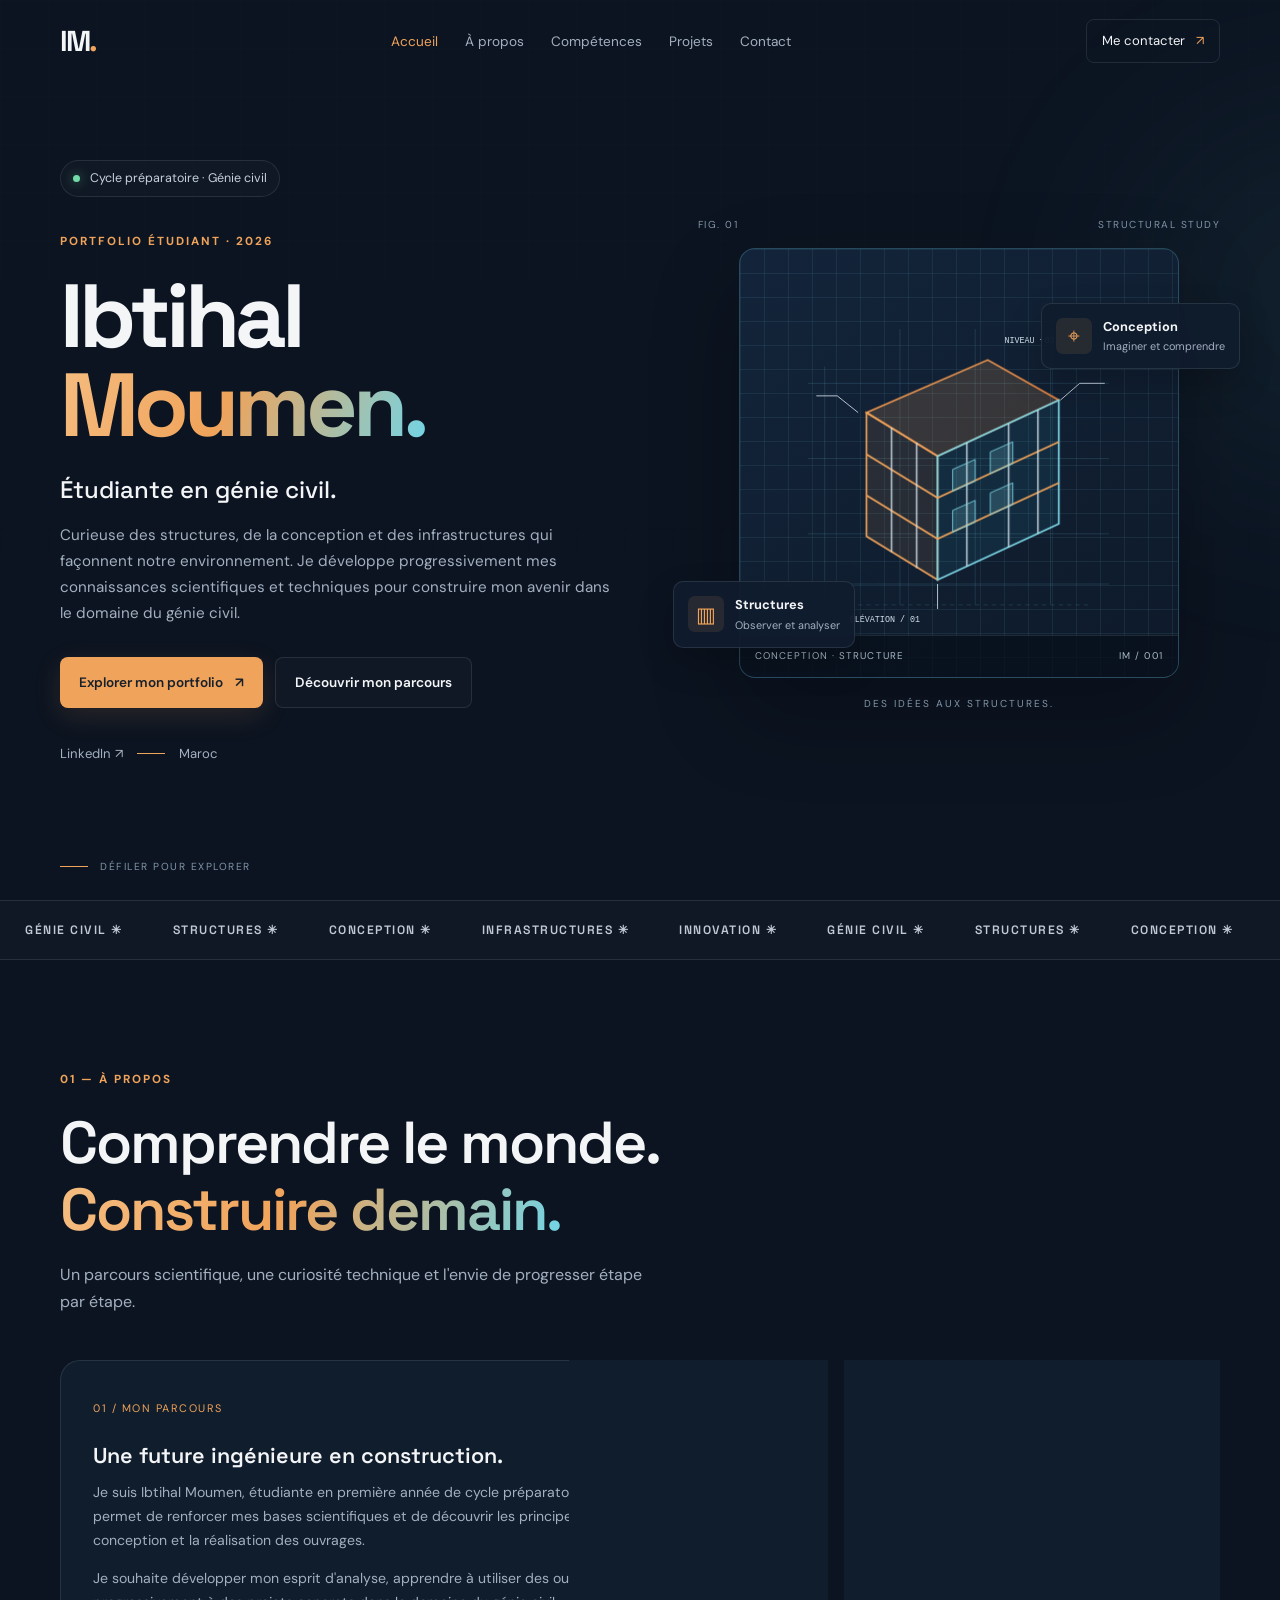
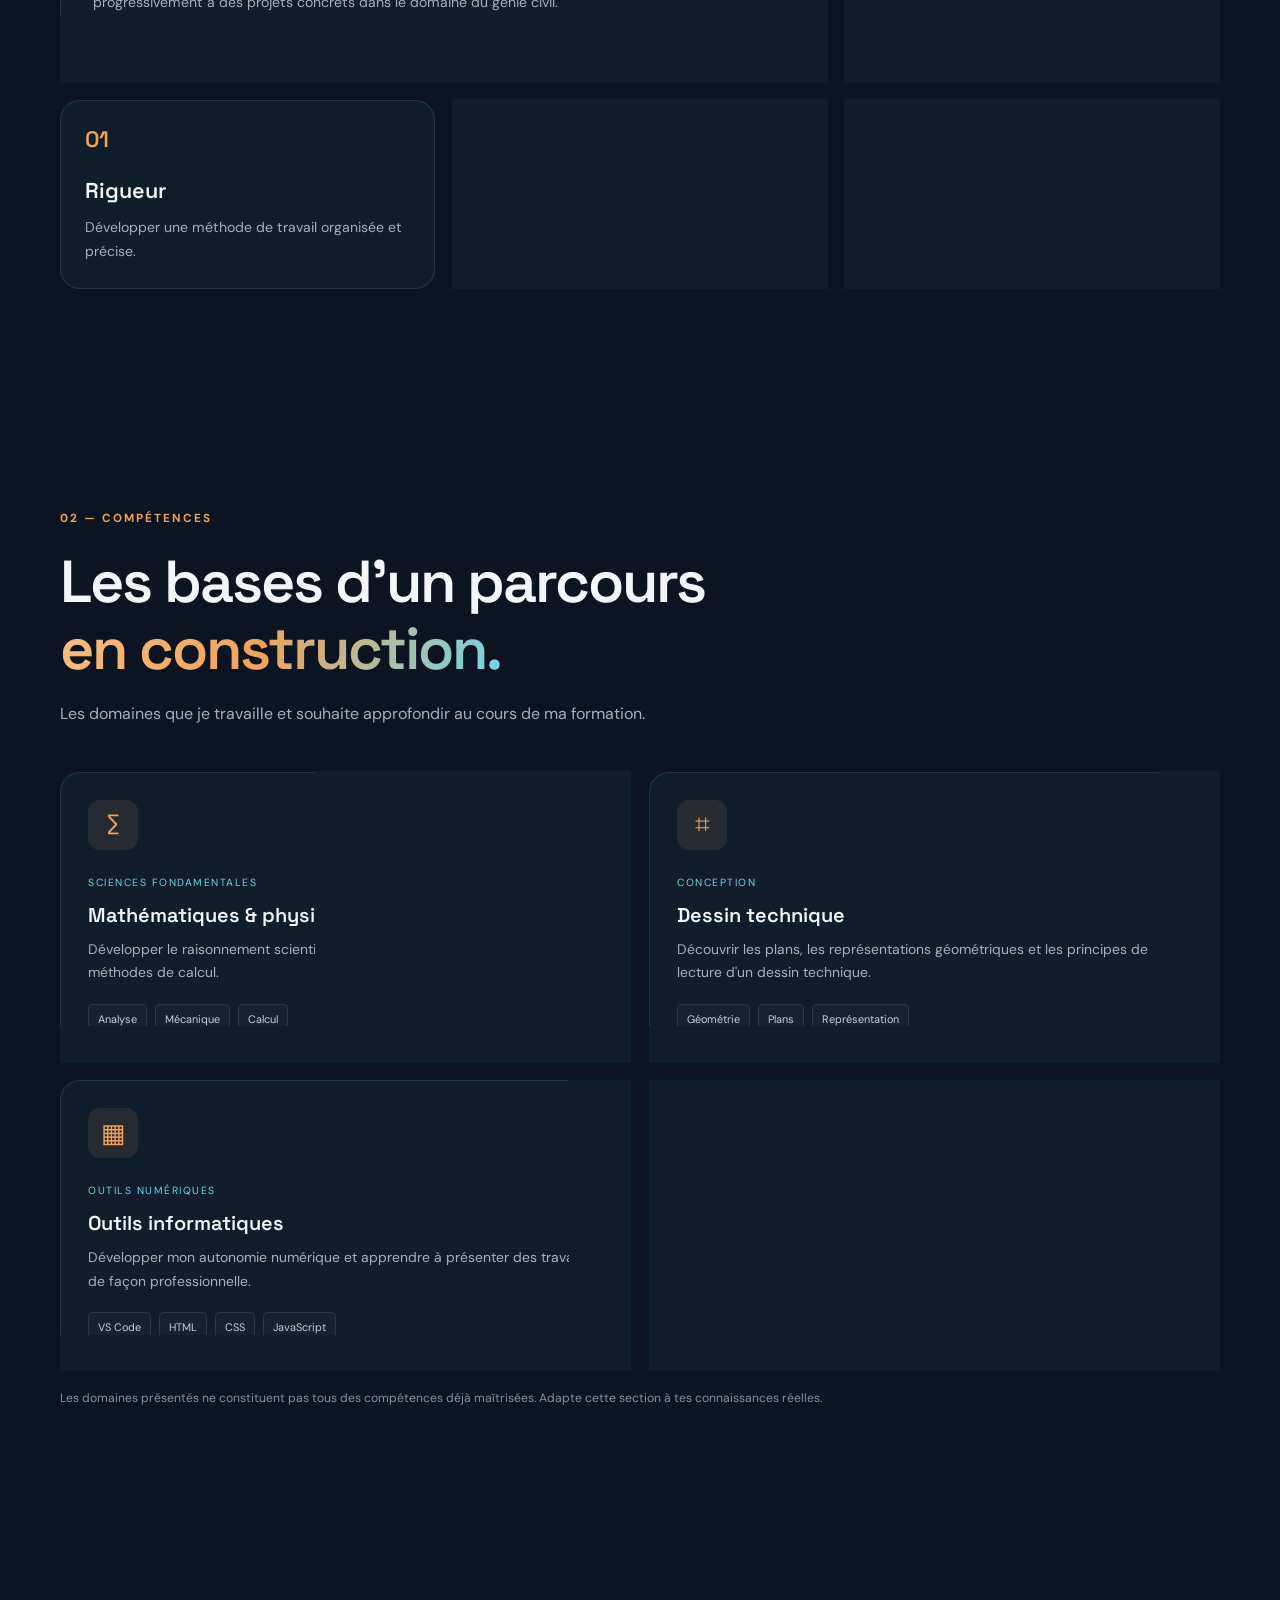
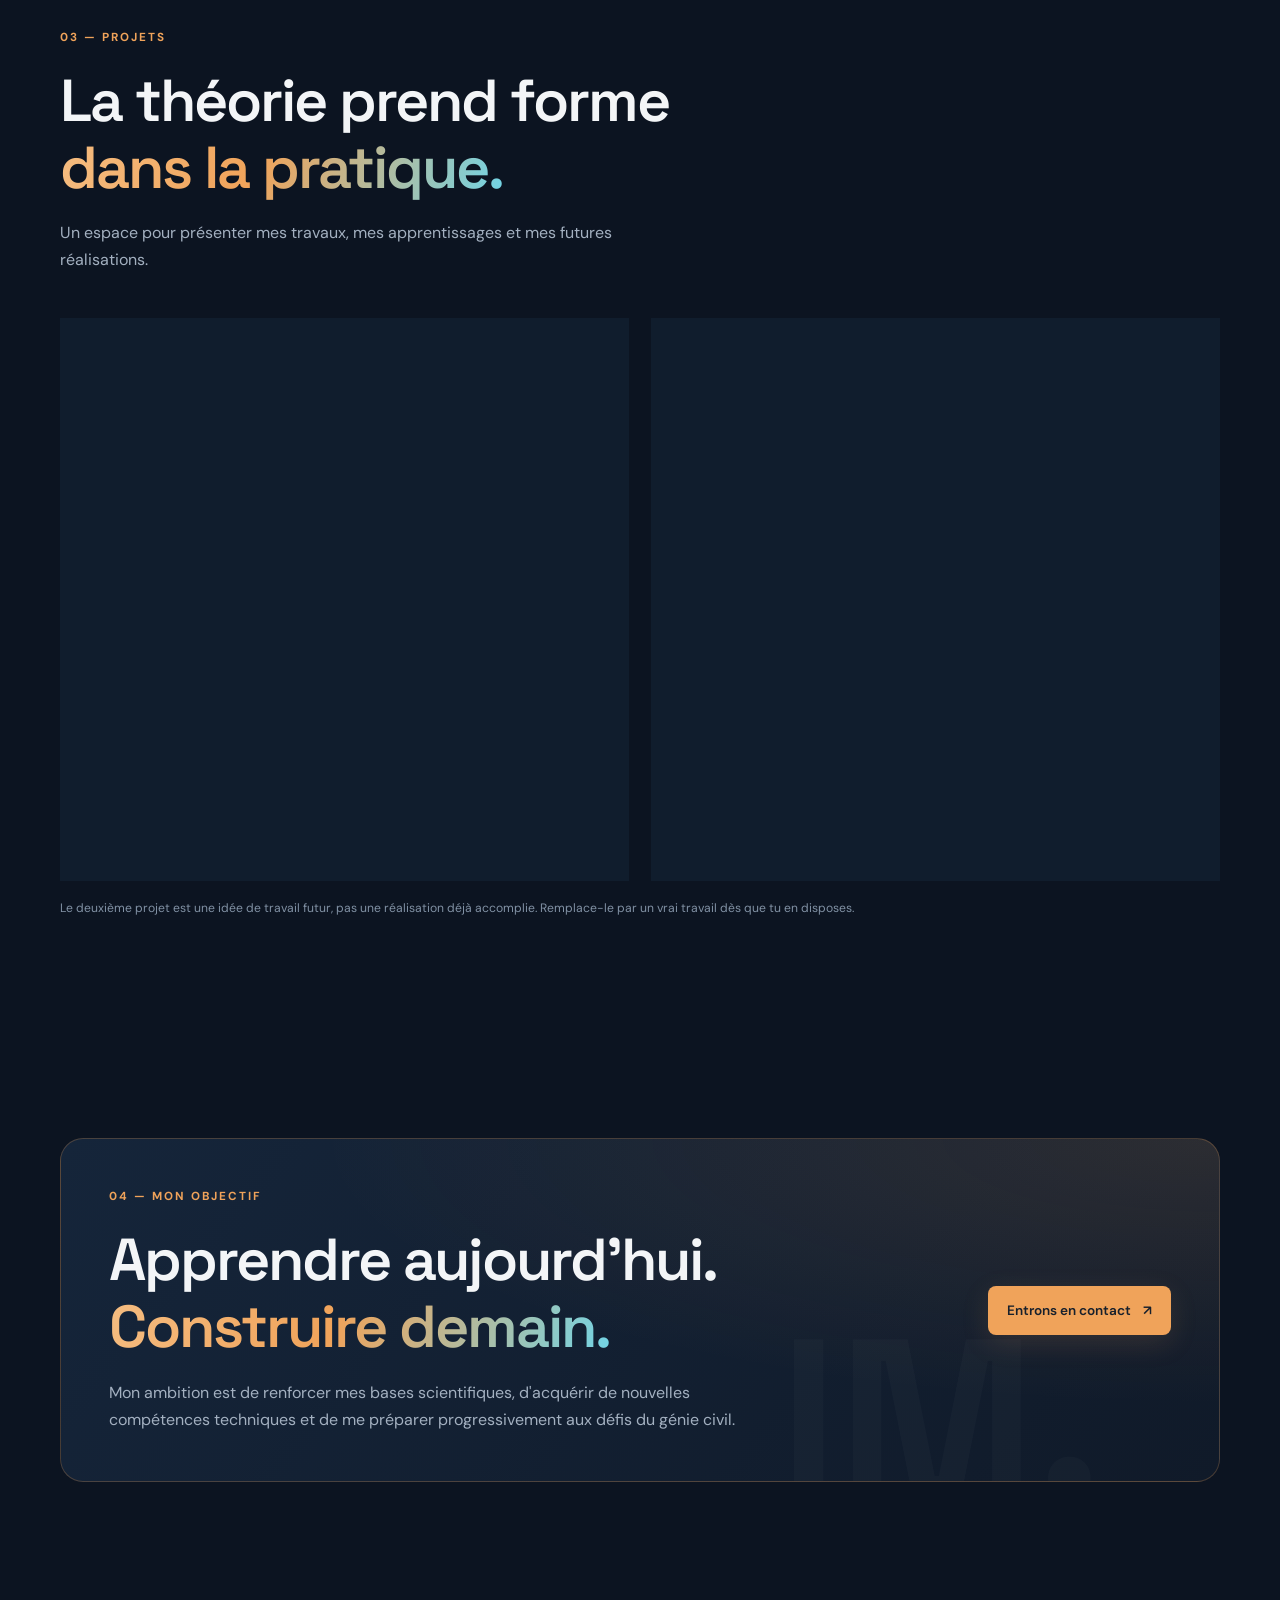
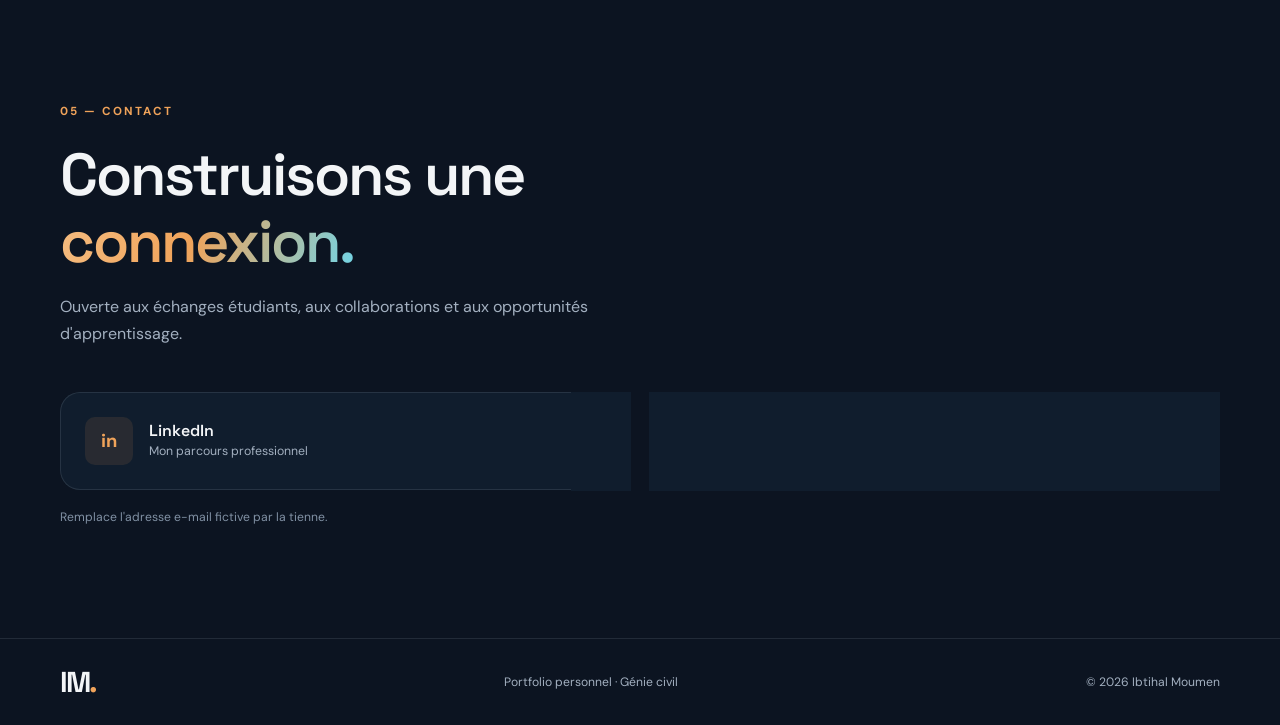
<file: index.html>
<!DOCTYPE html>
<html lang="fr">
<head>
    <meta charset="UTF-8">
    <meta name="viewport" content="width=device-width, initial-scale=1.0">
    <meta name="theme-color" content="#101b2b">
    <meta name="description" content="Portfolio d'Ibtihal Moumen, étudiante en cycle préparatoire en génie civil.">
    <title>Ibtihal Moumen | Génie civil</title>

    <link rel="preconnect" href="https://fonts.googleapis.com">
    <link rel="preconnect" href="https://fonts.gstatic.com" crossorigin>
    <link href="https://fonts.googleapis.com/css2?family=DM+Sans:wght@400;500;600;700&family=Space+Grotesk:wght@400;500;600;700&display=swap" rel="stylesheet">

    <link rel="stylesheet" href="style.css">
    <script src="script.js" defer></script>
</head>

<body>
    <div class="blueprint-bg" aria-hidden="true"></div>

    <header class="header" id="header">
        <nav class="navbar container" aria-label="Navigation principale">
            <a class="logo" href="#accueil">IM<span>.</span></a>

            <button class="menu-toggle" id="menu-toggle"
                    aria-label="Ouvrir le menu"
                    aria-controls="nav-links"
                    aria-expanded="false">
                <span></span><span></span>
            </button>

            <ul class="nav-links" id="nav-links">
                <li><a class="nav-link active" href="#accueil">Accueil</a></li>
                <li><a class="nav-link" href="#apropos">À propos</a></li>
                <li><a class="nav-link" href="#competences">Compétences</a></li>
                <li><a class="nav-link" href="#projets">Projets</a></li>
                <li><a class="nav-link" href="#contact">Contact</a></li>
            </ul>

            <a class="nav-button" href="#contact">Me contacter <span>↗</span></a>
        </nav>
    </header>

    <main>
        <!-- ACCUEIL -->
        <section class="hero container section" id="accueil">
            <div class="hero-content reveal">
                <div class="status">
                    <span class="status-dot"></span>
                    Cycle préparatoire · Génie civil
                </div>

                <p class="eyebrow">PORTFOLIO ÉTUDIANT · 2026</p>

                <h1>Ibtihal<br><span class="gradient-text">Moumen.</span></h1>

                <h2 class="hero-subtitle">
                    Étudiante en génie civil.
                </h2>

                <p class="hero-description">
                    Curieuse des structures, de la conception et des
                    infrastructures qui façonnent notre environnement.
                    Je développe progressivement mes connaissances
                    scientifiques et techniques pour construire mon avenir
                    dans le domaine du génie civil.
                </p>

                <div class="hero-actions">
                    <a href="#projets" class="btn btn-primary">
                        Explorer mon portfolio <span>↗</span>
                    </a>
                    <a href="#apropos" class="btn btn-outline">
                        Découvrir mon parcours
                    </a>
                </div>

                <div class="social-row">
                    <a href="https://www.linkedin.com/in/ibtihal-moumen-076900442/"
                       target="_blank" rel="noopener noreferrer">
                        LinkedIn ↗
                    </a>
                    <span class="social-line"></span>
                    <span>Maroc</span>
                </div>
            </div>

            <!-- Illustration technique réalisée en CSS -->
            <div class="hero-visual reveal">
                <div class="drawing-label label-top">
                    <span>FIG. 01</span>
                    <span>STRUCTURAL STUDY</span>
                </div>

                <div class="blueprint-card">
                    <div class="blueprint-grid"></div>

                    <svg class="building-svg" viewBox="0 0 420 430"
                         role="img"
                         aria-label="Illustration technique d'un bâtiment moderne">
                        <defs>
                            <linearGradient id="buildingGradient"
                                x1="0" y1="0" x2="1" y2="1">
                                <stop offset="0%" stop-color="#f0a35a"/>
                                <stop offset="100%" stop-color="#e77836"/>
                            </linearGradient>
                        </defs>

                        <!-- Axes de construction -->
                        <g class="construction-lines">
                            <path d="M30 360 H390 M50 100 V385 M140 55 V385 M230 55 V385 M320 55 V385"/>
                            <path d="M30 120 H390 M30 210 H390 M30 300 H390"/>
                            <path d="M50 385 L365 385" stroke-dasharray="5 5"/>
                        </g>

                        <!-- Bâtiment en perspective -->
                        <g class="building-shape">
                            <path d="M100 155 L245 92 L330 140 L185 207 Z"
                                  fill="#f0a35a" fill-opacity=".17"
                                  stroke="url(#buildingGradient)" stroke-width="2"/>

                            <path d="M100 155 L185 207 L185 355 L100 303 Z"
                                  fill="#f0a35a" fill-opacity=".10"
                                  stroke="#f0a35a" stroke-width="2"/>

                            <path d="M185 207 L330 140 L330 288 L185 355 Z"
                                  fill="#44c4dc" fill-opacity=".08"
                                  stroke="#7ed9e8" stroke-width="2"/>

                            <!-- Planchers -->
                            <path d="M100 205 L185 257 L330 190
                                     M100 254 L185 306 L330 239"
                                  fill="none" stroke="#f0a35a" stroke-width="2"/>

                            <!-- Poteaux -->
                            <path d="M130 173 V322 M160 191 V341
                                     M220 191 V339 M270 168 V316
                                     M305 152 V300"
                                  fill="none" stroke="#d4e5ee"
                                  stroke-width="2" stroke-opacity=".8"/>

                            <!-- Ouvertures -->
                            <g fill="#7ed9e8" fill-opacity=".18"
                               stroke="#7ed9e8" stroke-width="1">
                                <path d="M203 223 L230 211 V237 L203 249 Z"/>
                                <path d="M248 202 L275 190 V216 L248 228 Z"/>
                                <path d="M203 272 L230 260 V286 L203 298 Z"/>
                                <path d="M248 251 L275 239 V265 L248 277 Z"/>
                            </g>
                        </g>

                        <!-- Cotations -->
                        <g fill="#d5e3ee" font-size="10"
                           font-family="monospace">
                            <text x="80" y="405">ÉLÉVATION / 01</text>
                            <text x="265" y="72">NIVEAU +03</text>
                        </g>

                        <g stroke="#d5e3ee" stroke-width="1" fill="none">
                            <path d="M90 155 L65 135 H40"/>
                            <path d="M332 140 L355 120 H385"/>
                            <path d="M185 360 V390"/>
                        </g>
                    </svg>

                    <div class="blueprint-footer">
                        <span>CONCEPTION · STRUCTURE</span>
                        <span>IM / 001</span>
                    </div>
                </div>

                <div class="floating-note note-one">
                    <span class="note-icon">⌖</span>
                    <div>
                        <strong>Conception</strong>
                        <small>Imaginer et comprendre</small>
                    </div>
                </div>

                <div class="floating-note note-two">
                    <span class="note-icon">▥</span>
                    <div>
                        <strong>Structures</strong>
                        <small>Observer et analyser</small>
                    </div>
                </div>

                <p class="visual-caption">DES IDÉES AUX STRUCTURES.</p>
            </div>

            <a href="#apropos" class="scroll-cue">
                <span class="scroll-line"></span>
                DÉFILER POUR EXPLORER
            </a>
        </section>

        <!-- BANDEAU -->
        <div class="ticker" aria-label="Domaines d'intérêt">
            <div class="ticker-track">
                <span>GÉNIE CIVIL ✳</span>
                <span>STRUCTURES ✳</span>
                <span>CONCEPTION ✳</span>
                <span>INFRASTRUCTURES ✳</span>
                <span>INNOVATION ✳</span>
                <span>GÉNIE CIVIL ✳</span>
                <span>STRUCTURES ✳</span>
                <span>CONCEPTION ✳</span>
                <span>INFRASTRUCTURES ✳</span>
                <span>INNOVATION ✳</span>
            </div>
        </div>

        <!-- À PROPOS -->
        <section class="section container" id="apropos">
            <div class="section-heading reveal">
                <p class="eyebrow">01 — À PROPOS</p>
                <h2>Comprendre le monde.<br>
                    <span class="gradient-text">Construire demain.</span>
                </h2>
                <p class="section-intro">
                    Un parcours scientifique, une curiosité technique
                    et l'envie de progresser étape par étape.
                </p>
            </div>

            <div class="about-grid">
                <article class="glass-card about-main reveal">
                    <span class="card-index">01 / MON PARCOURS</span>
                    <h3>Une future ingénieure en construction.</h3>

                    <p>
                        Je suis Ibtihal Moumen, étudiante en première année
                        de cycle préparatoire en génie civil.
                        Mon parcours me permet de renforcer mes bases
                        scientifiques et de découvrir les principes qui
                        interviennent dans la conception et la réalisation
                        des ouvrages.
                    </p>

                    <p>
                        Je souhaite développer mon esprit d'analyse,
                        apprendre à utiliser des outils techniques et
                        participer progressivement à des projets concrets
                        dans le domaine du génie civil.
                    </p>
                </article>

                <article class="glass-card about-side reveal">
                    <span class="card-index">02 / MA VISION</span>
                    <div class="big-symbol">⌁</div>
                    <h3>Construire avec sens.</h3>
                    <p>
                        Derrière chaque ouvrage, il y a un besoin,
                        une réflexion, des calculs et des choix techniques.
                        C'est cette démarche qui m'intéresse.
                    </p>
                </article>

                <article class="glass-card value-card reveal">
                    <span class="value-number">01</span>
                    <h3>Rigueur</h3>
                    <p>Développer une méthode de travail organisée et précise.</p>
                </article>

                <article class="glass-card value-card reveal">
                    <span class="value-number">02</span>
                    <h3>Curiosité</h3>
                    <p>Comprendre comment les ouvrages sont conçus et réalisés.</p>
                </article>

                <article class="glass-card value-card reveal">
                    <span class="value-number">03</span>
                    <h3>Progression</h3>
                    <p>Apprendre continuellement et transformer la théorie en pratique.</p>
                </article>
            </div>
        </section>

        <!-- COMPÉTENCES -->
        <section class="section container" id="competences">
            <div class="section-heading reveal">
                <p class="eyebrow">02 — COMPÉTENCES</p>
                <h2>Les bases d'un parcours<br>
                    <span class="gradient-text">en construction.</span>
                </h2>
                <p class="section-intro">
                    Les domaines que je travaille et souhaite approfondir
                    au cours de ma formation.
                </p>
            </div>

            <div class="skills-grid">
                <article class="glass-card skill-card reveal">
                    <div class="skill-top">
                        <span class="skill-icon">∑</span>
                        <span class="skill-number">01</span>
                    </div>
                    <p class="skill-label">SCIENCES FONDAMENTALES</p>
                    <h3>Mathématiques & physique</h3>
                    <p>
                        Développer le raisonnement scientifique,
                        la résolution de problèmes et les méthodes de calcul.
                    </p>
                    <div class="tags">
                        <span>Analyse</span>
                        <span>Mécanique</span>
                        <span>Calcul</span>
                    </div>
                </article>

                <article class="glass-card skill-card reveal">
                    <div class="skill-top">
                        <span class="skill-icon">⌗</span>
                        <span class="skill-number">02</span>
                    </div>
                    <p class="skill-label">CONCEPTION</p>
                    <h3>Dessin technique</h3>
                    <p>
                        Découvrir les plans, les représentations géométriques
                        et les principes de lecture d'un dessin technique.
                    </p>
                    <div class="tags">
                        <span>Géométrie</span>
                        <span>Plans</span>
                        <span>Représentation</span>
                    </div>
                </article>

                <article class="glass-card skill-card reveal">
                    <div class="skill-top">
                        <span class="skill-icon">▦</span>
                        <span class="skill-number">03</span>
                    </div>
                    <p class="skill-label">OUTILS NUMÉRIQUES</p>
                    <h3>Outils informatiques</h3>
                    <p>
                        Développer mon autonomie numérique et apprendre
                        à présenter des travaux de façon professionnelle.
                    </p>
                    <div class="tags">
                        <span>VS Code</span>
                        <span>HTML</span>
                        <span>CSS</span>
                        <span>JavaScript</span>
                    </div>
                </article>

                <article class="glass-card skill-card reveal">
                    <div class="skill-top">
                        <span class="skill-icon">⌂</span>
                        <span class="skill-number">04</span>
                    </div>
                    <p class="skill-label">GÉNIE CIVIL</p>
                    <h3>Structures & infrastructures</h3>
                    <p>
                        Explorer le comportement des structures,
                        les matériaux de construction et les étapes
                        de réalisation des ouvrages.
                    </p>
                    <div class="tags">
                        <span>Structures</span>
                        <span>Matériaux</span>
                        <span>Construction</span>
                    </div>
                </article>
            </div>

            <p class="disclaimer">
                Les domaines présentés ne constituent pas tous des compétences
                déjà maîtrisées. Adapte cette section à tes connaissances réelles.
            </p>
        </section>

        <!-- PROJETS -->
        <section class="section container" id="projets">
            <div class="section-heading reveal">
                <p class="eyebrow">03 — PROJETS</p>
                <h2>La théorie prend forme<br>
                    <span class="gradient-text">dans la pratique.</span>
                </h2>
                <p class="section-intro">
                    Un espace pour présenter mes travaux, mes apprentissages
                    et mes futures réalisations.
                </p>
            </div>

            <div class="projects-grid">
                <article class="glass-card project-card reveal">
                    <div class="project-art art-blueprint">
                        <span class="art-kicker">PERSONAL PROJECT / 001</span>
                        <div class="mini-plan">
                            <div class="plan-room room-a"></div>
                            <div class="plan-room room-b"></div>
                            <div class="plan-room room-c"></div>
                            <div class="plan-room room-d"></div>
                            <span class="plan-label">PLAN / A-01</span>
                        </div>
                        <span class="art-index">01</span>
                    </div>

                    <div class="project-content">
                        <div class="project-meta">
                            <span>PROJET PERSONNEL</span>
                            <span>2026</span>
                        </div>
                        <h3>Mon portfolio numérique</h3>
                        <p>
                            Conception d'un site web personnel pour présenter
                            mon parcours, organiser mes travaux et développer
                            mes compétences numériques.
                        </p>
                        <div class="tags">
                            <span>HTML</span>
                            <span>CSS</span>
                            <span>JavaScript</span>
                        </div>
                        <a class="project-link" href="#contact">
                            Découvrir mon parcours <span>↗</span>
                        </a>
                    </div>
                </article>

                <article class="glass-card project-card reveal">
                    <div class="project-art art-structure">
                        <span class="art-kicker">CIVIL ENGINEERING / 002</span>
                        <svg class="structure-svg" viewBox="0 0 360 240"
                             role="img" aria-label="Schéma conceptuel d'une structure">
                            <g stroke="#f2a05a" stroke-width="3" fill="none">
                                <path d="M65 195 V45 H295 V195"/>
                                <path d="M65 95 H295 M65 145 H295"/>
                                <path d="M105 45 V195 M180 45 V195 M255 45 V195"/>
                                <path d="M65 45 L180 12 L295 45"/>
                            </g>
                            <g stroke="#70d5e8" stroke-width="1" fill="none"
                               stroke-dasharray="5 5">
                                <path d="M35 195 H325 M180 12 V220"/>
                                <path d="M50 45 H310"/>
                            </g>
                            <g fill="#dce7ef" font-size="10">
                                <text x="72" y="215">SCHEMATIC STUDY</text>
                                <text x="225" y="30">AXIS A</text>
                            </g>
                        </svg>
                        <span class="art-index">02</span>
                    </div>

                    <div class="project-content">
                        <div class="project-meta">
                            <span>EXEMPLE DE PROJET À RÉALISER</span>
                            <span>À VENIR</span>
                        </div>
                        <h3>Étude d'une structure simple</h3>
                        <p>
                            Une future étude pédagogique pour représenter
                            une structure, identifier ses éléments porteurs
                            et expliquer leur fonction à partir de notions
                            étudiées en cours.
                        </p>
                        <div class="tags">
                            <span>Dessin technique</span>
                            <span>Structures</span>
                            <span>Analyse</span>
                        </div>
                        <span class="project-link muted">
                            Projet à développer
                        </span>
                    </div>
                </article>
            </div>

            <p class="disclaimer">
                Le deuxième projet est une idée de travail futur, pas une
                réalisation déjà accomplie. Remplace-le par un vrai travail
                dès que tu en disposes.
            </p>
        </section>

        <!-- OBJECTIF -->
        <section class="section container">
            <div class="vision-card reveal">
                <div class="vision-content">
                    <p class="eyebrow">04 — MON OBJECTIF</p>
                    <h2>Apprendre aujourd'hui.<br>
                        <span class="gradient-text">Construire demain.</span>
                    </h2>
                    <p>
                        Mon ambition est de renforcer mes bases scientifiques,
                        d'acquérir de nouvelles compétences techniques et
                        de me préparer progressivement aux défis du génie civil.
                    </p>
                </div>
                <a href="#contact" class="btn btn-primary">
                    Entrons en contact <span>↗</span>
                </a>
                <span class="vision-watermark">IM.</span>
            </div>
        </section>

        <!-- CONTACT -->
        <section class="section container" id="contact">
            <div class="section-heading reveal">
                <p class="eyebrow">05 — CONTACT</p>
                <h2>Construisons une<br>
                    <span class="gradient-text">connexion.</span>
                </h2>
                <p class="section-intro">
                    Ouverte aux échanges étudiants, aux collaborations
                    et aux opportunités d'apprentissage.
                </p>
            </div>

            <div class="contact-grid">
                <a class="glass-card contact-card reveal"
                   href="https://www.linkedin.com/in/ibtihal-moumen-076900442/"
                   target="_blank" rel="noopener noreferrer">
                    <span class="contact-icon">in</span>
                    <span class="contact-info">
                        <strong>LinkedIn</strong>
                        <small>Mon parcours professionnel</small>
                    </span>
                    <span class="contact-arrow">↗</span>
                </a>

                <a class="glass-card contact-card reveal"
                   href="mailto:VOTRE-EMAIL@example.com">
                    <span class="contact-icon">✉</span>
                    <span class="contact-info">
                        <strong>E-mail</strong>
                        <small>Me contacter directement</small>
                    </span>
                    <span class="contact-arrow">↗</span>
                </a>
            </div>
            <p class="disclaimer">Remplace l'adresse e-mail fictive par la tienne.</p>
        </section>
    </main>

    <footer class="footer">
        <div class="container footer-inner">
            <a href="#accueil" class="logo">IM<span>.</span></a>
            <p>Portfolio personnel · Génie civil</p>
            <p>© <span id="year"></span> Ibtihal Moumen</p>
        </div>
    </footer>

    <button class="back-to-top" id="back-to-top"
            aria-label="Retour en haut">↑</button>
</body>
</html>
</file>
<file: style.css>
/* ===================================
   IBTIHAL MOUMEN — CIVIL ENGINEERING
=================================== */

:root {
    --bg: #0c1421;
    --bg-light: #111e2f;
    --card: rgba(19, 32, 49, 0.78);
    --text: #f3f5f7;
    --muted: #a3b0c0;
    --orange: #f0a35a;
    --cyan: #70d5e8;
    --border: rgba(219, 231, 241, 0.11);
    --container: 1160px;
    --radius: 20px;
}

* {
    margin: 0;
    padding: 0;
    box-sizing: border-box;
}

html {
    scroll-behavior: smooth;
    scroll-padding-top: 95px;
}

body {
    background: var(--bg);
    color: var(--text);
    font-family: "DM Sans", sans-serif;
    line-height: 1.7;
    overflow-x: hidden;
}

a {
    color: inherit;
    text-decoration: none;
}

button {
    font: inherit;
}

button:focus-visible,
a:focus-visible {
    outline: 2px solid var(--cyan);
    outline-offset: 5px;
}

::selection {
    color: #0c1421;
    background: var(--orange);
}

.container {
    width: min(var(--container), calc(100% - 48px));
    margin-inline: auto;
}

.section {
    position: relative;
    padding-block: 110px;
}

/* ARRIÈRE-PLAN TECHNIQUE */

.blueprint-bg {
    position: fixed;
    inset: 0;
    z-index: -2;
    pointer-events: none;
    opacity: .4;
    background-image:
        linear-gradient(rgba(112,213,232,.035) 1px, transparent 1px),
        linear-gradient(90deg, rgba(112,213,232,.035) 1px, transparent 1px);
    background-size: 48px 48px;
    mask-image: linear-gradient(to bottom, black, transparent 85%);
}

body::after {
    content: "";
    position: fixed;
    width: 420px;
    height: 420px;
    top: 10%;
    right: -250px;
    z-index: -1;
    border-radius: 50%;
    background: var(--cyan);
    opacity: .055;
    filter: blur(110px);
    pointer-events: none;
}

/* NAVIGATION */

.header {
    position: fixed;
    inset: 0 0 auto;
    z-index: 1000;
    border-bottom: 1px solid transparent;
    transition: background .3s, border-color .3s;
}

.header.scrolled {
    background: rgba(12, 20, 33, .92);
    backdrop-filter: blur(18px);
    border-color: var(--border);
}

.navbar {
    height: 82px;
    display: flex;
    justify-content: space-between;
    align-items: center;
    gap: 25px;
}

.logo {
    font: 700 1.8rem "Space Grotesk", sans-serif;
    letter-spacing: -2px;
}

.logo span {
    color: var(--orange);
}

.nav-links {
    display: flex;
    align-items: center;
    gap: 27px;
    list-style: none;
}

.nav-link {
    color: var(--muted);
    font-size: .85rem;
    transition: color .25s;
}

.nav-link:hover,
.nav-link.active {
    color: var(--orange);
}

.nav-button {
    padding: 10px 15px;
    border: 1px solid var(--border);
    border-radius: 8px;
    font-size: .82rem;
    transition: .25s;
}

.nav-button:hover {
    border-color: var(--orange);
    background: rgba(240,163,90,.08);
}

.nav-button span {
    color: var(--orange);
    margin-left: 7px;
}

.menu-toggle {
    display: none;
    border: 0;
    background: transparent;
    color: white;
    cursor: pointer;
}

/* HERO */

.hero {
    min-height: 100vh;
    padding-top: 150px;
    padding-bottom: 125px;
    display: grid;
    grid-template-columns: 1.05fr .95fr;
    align-items: center;
    gap: 60px;
}

.status {
    display: inline-flex;
    align-items: center;
    gap: 10px;
    padding: 7px 12px;
    border: 1px solid var(--border);
    border-radius: 50px;
    color: #c6d1dc;
    font-size: .78rem;
    margin-bottom: 35px;
    background: rgba(255,255,255,.02);
}

.status-dot {
    width: 7px;
    height: 7px;
    border-radius: 50%;
    background: #71dca7;
    box-shadow: 0 0 12px rgba(113,220,167,.6);
    animation: pulse 2s infinite;
}

.eyebrow {
    font-size: .73rem;
    font-weight: 700;
    letter-spacing: 2px;
    color: var(--orange);
    margin-bottom: 20px;
}

.hero h1 {
    font: 700 clamp(4rem, 7vw, 6.3rem)/.99 "Space Grotesk", sans-serif;
    letter-spacing: -5px;
}

.gradient-text {
    color: transparent;
    background: linear-gradient(110deg, #f5bd81, #f0a35a 45%, #70d5e8);
    background-clip: text;
    -webkit-background-clip: text;
}

.hero-subtitle {
    font: 500 clamp(1.15rem, 2vw, 1.5rem) "Space Grotesk", sans-serif;
    margin-top: 25px;
}

.hero-description {
    max-width: 550px;
    margin-top: 18px;
    color: var(--muted);
    font-size: .95rem;
}

.hero-actions {
    display: flex;
    flex-wrap: wrap;
    gap: 12px;
    margin-top: 30px;
}

.btn {
    display: inline-flex;
    justify-content: center;
    align-items: center;
    gap: 12px;
    padding: 13px 19px;
    border-radius: 8px;
    font-size: .85rem;
    font-weight: 600;
    transition: transform .25s, box-shadow .25s, background .25s;
}

.btn:hover {
    transform: translateY(-3px);
}

.btn-primary {
    color: #17202c;
    background: var(--orange);
    box-shadow: 0 8px 28px rgba(240,163,90,.13);
}

.btn-primary:hover {
    box-shadow: 0 12px 32px rgba(240,163,90,.28);
}

.btn-outline {
    border: 1px solid var(--border);
    background: rgba(255,255,255,.02);
}

.btn-outline:hover {
    border-color: var(--cyan);
}

.social-row {
    display: flex;
    align-items: center;
    gap: 14px;
    margin-top: 35px;
    color: var(--muted);
    font-size: .82rem;
}

.social-row a:hover {
    color: var(--cyan);
}

.social-line {
    height: 1px;
    width: 28px;
    background: var(--orange);
}

/* ILLUSTRATION DU BÂTIMENT */

.hero-visual {
    position: relative;
    min-height: 500px;
    display: grid;
    place-items: center;
}

.drawing-label {
    position: absolute;
    top: 5px;
    left: 0;
    right: 0;
    display: flex;
    justify-content: space-between;
    color: #8195a9;
    font: .63rem "DM Sans", sans-serif;
    letter-spacing: 1.5px;
}

.blueprint-card {
    width: min(100%, 440px);
    height: 430px;
    position: relative;
    overflow: hidden;
    border: 1px solid rgba(112,213,232,.24);
    border-radius: 16px;
    background: linear-gradient(145deg, #13243a, #0e1a2a);
    box-shadow: 0 35px 90px rgba(0,0,0,.24);
    animation: float 6s ease-in-out infinite;
}

.blueprint-grid {
    position: absolute;
    inset: 0;
    background-image:
        linear-gradient(rgba(112,213,232,.09) 1px, transparent 1px),
        linear-gradient(90deg, rgba(112,213,232,.09) 1px, transparent 1px);
    background-size: 24px 24px;
}

.building-svg {
    position: absolute;
    inset: 8% 4% 8%;
    width: 92%;
    height: 84%;
    overflow: visible;
}

.construction-lines {
    stroke: #70d5e8;
    stroke-width: .7;
    stroke-opacity: .25;
    fill: none;
}

.building-shape {
    transform-origin: center;
    animation: blueprintReveal 1.4s ease both;
}

.blueprint-footer {
    position: absolute;
    bottom: 0;
    left: 0;
    right: 0;
    display: flex;
    justify-content: space-between;
    padding: 12px 15px;
    background: rgba(7,15,26,.75);
    border-top: 1px solid var(--border);
    color: #aabac9;
    font-size: .61rem;
    letter-spacing: 1.1px;
}

.floating-note {
    position: absolute;
    display: flex;
    align-items: center;
    gap: 11px;
    padding: 12px 14px;
    border: 1px solid var(--border);
    border-radius: 10px;
    background: rgba(16,29,45,.96);
    box-shadow: 0 15px 35px rgba(0,0,0,.2);
    animation: noteFloat 5s ease-in-out infinite;
}

.note-one {
    top: 90px;
    right: -20px;
}

.note-two {
    bottom: 65px;
    left: -25px;
    animation-delay: -2.5s;
}

.note-icon {
    width: 36px;
    height: 36px;
    display: grid;
    place-items: center;
    color: var(--orange);
    background: rgba(240,163,90,.1);
    border-radius: 7px;
    font-size: 1.3rem;
}

.floating-note strong,
.floating-note small {
    display: block;
}

.floating-note strong {
    font-size: .8rem;
}

.floating-note small {
    color: var(--muted);
    font-size: .68rem;
}

.visual-caption {
    position: absolute;
    bottom: 0;
    color: #8195a9;
    letter-spacing: 2px;
    font-size: .63rem;
}

.scroll-cue {
    position: absolute;
    bottom: 25px;
    left: 0;
    display: flex;
    align-items: center;
    gap: 12px;
    color: #8195a9;
    font-size: .64rem;
    letter-spacing: 1.5px;
}

.scroll-line {
    width: 28px;
    height: 1px;
    background: var(--orange);
}

/* BANDEAU DÉFILANT */

.ticker {
    overflow: hidden;
    padding: 21px 0;
    background: rgba(255,255,255,.02);
    border-block: 1px solid var(--border);
}

.ticker-track {
    display: flex;
    width: max-content;
    animation: tickerMove 32s linear infinite;
}

.ticker-track span {
    padding-inline: 25px;
    white-space: nowrap;
    color: #c0cad5;
    font: 600 .76rem "Space Grotesk", sans-serif;
    letter-spacing: 1.5px;
}

/* TITRES */

.section-heading {
    max-width: 740px;
    margin-bottom: 45px;
}

.section-heading h2,
.vision-card h2 {
    font: 600 clamp(2.3rem, 4.8vw, 3.7rem)/1.13 "Space Grotesk", sans-serif;
    letter-spacing: -2px;
}

.section-intro {
    max-width: 590px;
    margin-top: 17px;
    color: var(--muted);
}

/* CARTES */

.glass-card {
    background: var(--card);
    border: 1px solid var(--border);
    border-radius: var(--radius);
    backdrop-filter: blur(12px);
    transition: transform .3s, border-color .3s, background .3s;
}

.glass-card:hover {
    transform: translateY(-5px);
    border-color: rgba(240,163,90,.4);
    background: rgba(22,37,56,.94);
}

/* À PROPOS */

.about-grid {
    display: grid;
    grid-template-columns: repeat(6, 1fr);
    gap: 17px;
}

.about-main {
    grid-column: span 4;
    padding: 32px;
}

.about-side {
    grid-column: span 2;
    padding: 29px;
}

.card-index {
    color: var(--orange);
    font-size: .68rem;
    letter-spacing: 1.5px;
}

.about-main h3,
.about-side h3,
.value-card h3 {
    font: 600 1.35rem "Space Grotesk", sans-serif;
    margin-block: 22px 12px;
}

.about-main p,
.about-side p,
.value-card p {
    color: var(--muted);
    font-size: .88rem;
}

.about-main p + p {
    margin-top: 14px;
}

.big-symbol {
    display: grid;
    place-items: center;
    width: 75px;
    height: 75px;
    margin-top: 28px;
    border-radius: 14px;
    background: rgba(112,213,232,.09);
    color: var(--cyan);
    font-size: 3rem;
}

.value-card {
    grid-column: span 2;
    padding: 24px;
}

.value-number {
    color: var(--orange);
    font: 600 1.4rem "Space Grotesk", sans-serif;
}

/* COMPÉTENCES */

.skills-grid {
    display: grid;
    grid-template-columns: repeat(2, 1fr);
    gap: 18px;
}

.skill-card {
    padding: 27px;
}

.skill-top {
    display: flex;
    justify-content: space-between;
    align-items: center;
    margin-bottom: 24px;
}

.skill-icon {
    width: 50px;
    height: 50px;
    display: grid;
    place-items: center;
    border-radius: 12px;
    background: rgba(240,163,90,.1);
    color: var(--orange);
    font-size: 1.65rem;
}

.skill-number {
    color: #687b90;
    font: .8rem "Space Grotesk", sans-serif;
}

.skill-label {
    color: var(--cyan);
    font-size: .65rem;
    letter-spacing: 1.5px;
}

.skill-card h3 {
    font: 600 1.25rem "Space Grotesk", sans-serif;
    margin-top: 10px;
}

.skill-card > p:not(.skill-label) {
    margin-block: 10px 19px;
    color: var(--muted);
    font-size: .87rem;
}

.tags {
    display: flex;
    flex-wrap: wrap;
    gap: 8px;
}

.tags span {
    padding: 5px 9px;
    border: 1px solid var(--border);
    border-radius: 5px;
    color: #c5d1dc;
    background: rgba(255,255,255,.025);
    font-size: .68rem;
}

.disclaimer {
    color: #8191a4;
    font-size: .76rem;
    margin-top: 17px;
}

/* PROJETS */

.projects-grid {
    display: grid;
    grid-template-columns: repeat(2, 1fr);
    gap: 22px;
}

.project-card {
    overflow: hidden;
}

.project-art {
    position: relative;
    height: 265px;
    overflow: hidden;
    display: grid;
    place-items: center;
}

.art-blueprint {
    background:
        radial-gradient(ellipse at 50% 50%, rgba(112,213,232,.13), transparent 70%),
        #12243a;
}

.art-structure {
    background:
        radial-gradient(ellipse at 50% 50%, rgba(240,163,90,.13), transparent 70%),
        #182334;
}

.art-kicker {
    position: absolute;
    top: 20px;
    left: 23px;
    color: #a9bdcf;
    font-size: .64rem;
    letter-spacing: 1.3px;
}

.art-index {
    position: absolute;
    right: 20px;
    bottom: 8px;
    color: rgba(255,255,255,.1);
    font: 700 5rem "Space Grotesk", sans-serif;
}

.mini-plan {
    position: relative;
    width: 190px;
    height: 155px;
    border: 2px solid var(--cyan);
    transform: rotate(-8deg);
    transition: transform .4s;
}

.project-card:hover .mini-plan {
    transform: rotate(0) scale(1.05);
}

.mini-plan::before,
.mini-plan::after {
    content: "";
    position: absolute;
    background: var(--cyan);
    opacity: .8;
}

.mini-plan::before {
    top: 50%;
    left: 0;
    right: 0;
    height: 2px;
}

.mini-plan::after {
    top: 0;
    bottom: 0;
    left: 55%;
    width: 2px;
}

.plan-room {
    position: absolute;
    border: 1px solid rgba(112,213,232,.55);
}

.room-a { inset: 12px 100px 85px 12px; }
.room-b { inset: 12px 12px 85px 110px; }
.room-c { inset: 85px 100px 12px 12px; }
.room-d { inset: 85px 12px 12px 110px; }

.plan-label {
    position: absolute;
    bottom: -26px;
    left: 0;
    color: var(--cyan);
    font-size: .6rem;
    letter-spacing: 1.5px;
}

.structure-svg {
    width: 85%;
    max-height: 225px;
    transition: transform .4s;
}

.project-card:hover .structure-svg {
    transform: scale(1.04);
}

.project-content {
    padding: 26px;
}

.project-meta {
    display: flex;
    justify-content: space-between;
    gap: 10px;
    color: var(--orange);
    font-size: .64rem;
    letter-spacing: .8px;
}

.project-content h3 {
    font: 600 1.4rem "Space Grotesk", sans-serif;
    margin-top: 15px;
}

.project-content > p {
    margin-block: 12px 19px;
    color: var(--muted);
    font-size: .87rem;
}

.project-content .tags {
    margin-bottom: 22px;
}

.project-link {
    display: inline-flex;
    gap: 10px;
    color: var(--orange);
    font-size: .83rem;
    font-weight: 600;
}

.project-link span {
    transition: transform .2s;
}

.project-link:hover span {
    transform: translate(3px, -3px);
}

.project-link.muted {
    color: var(--muted);
}

/* OBJECTIF */

.vision-card {
    position: relative;
    overflow: hidden;
    display: flex;
    justify-content: space-between;
    align-items: center;
    gap: 35px;
    padding: 48px;
    border: 1px solid rgba(240,163,90,.24);
    border-radius: 23px;
    background:
        radial-gradient(ellipse at 100% 0%, rgba(240,163,90,.12), transparent 55%),
        linear-gradient(130deg, #15253a, #101a29);
}

.vision-content {
    max-width: 640px;
    position: relative;
    z-index: 1;
}

.vision-content > p:not(.eyebrow) {
    margin-top: 18px;
    color: var(--muted);
}

.vision-card .btn {
    flex-shrink: 0;
    z-index: 1;
}

.vision-watermark {
    position: absolute;
    right: 10%;
    bottom: -80px;
    font: 700 14rem "Space Grotesk", sans-serif;
    color: rgba(255,255,255,.025);
    pointer-events: none;
}

/* CONTACT */

.contact-grid {
    display: grid;
    grid-template-columns: repeat(2, 1fr);
    gap: 18px;
}

.contact-card {
    display: flex;
    align-items: center;
    gap: 16px;
    padding: 24px;
}

.contact-icon {
    display: grid;
    place-items: center;
    width: 48px;
    height: 48px;
    flex-shrink: 0;
    border-radius: 10px;
    background: rgba(240,163,90,.1);
    color: var(--orange);
    font-size: 1.15rem;
    font-weight: 700;
}

.contact-info strong,
.contact-info small {
    display: block;
}

.contact-info strong {
    font: 600 1rem "Space Grotesk", sans-serif;
}

.contact-info small {
    color: var(--muted);
    font-size: .77rem;
}

.contact-arrow {
    margin-left: auto;
    color: var(--cyan);
    transition: transform .2s;
}

.contact-card:hover .contact-arrow {
    transform: translate(3px, -3px);
}

/* PIED DE PAGE */

.footer {
    padding-block: 25px;
    border-top: 1px solid var(--border);
}

.footer-inner {
    display: flex;
    align-items: center;
    justify-content: space-between;
    gap: 20px;
}

.footer p {
    color: var(--muted);
    font-size: .76rem;
}

/* APPARITION AU DÉFILEMENT */

.reveal {
    opacity: 0;
    transform: translateY(24px);
    transition: opacity .7s ease, transform .7s ease;
}

.reveal.visible {
    opacity: 1;
    transform: translateY(0);
}

.back-to-top {
    position: fixed;
    right: 23px;
    bottom: 23px;
    width: 44px;
    height: 44px;
    z-index: 900;
    display: grid;
    place-items: center;
    border: 1px solid var(--border);
    border-radius: 10px;
    background: #1a2b40;
    color: white;
    font-size: 1.3rem;
    cursor: pointer;
    opacity: 0;
    visibility: hidden;
    transform: translateY(10px);
    transition: .25s;
}

.back-to-top.show {
    opacity: 1;
    visibility: visible;
    transform: translateY(0);
}

.back-to-top:hover {
    background: var(--orange);
    color: var(--bg);
}

/* ANIMATIONS */

@keyframes pulse {
    50% { opacity: .45; }
}

@keyframes float {
    0%, 100% { transform: translateY(0); }
    50% { transform: translateY(-8px); }
}

@keyframes noteFloat {
    0%, 100% { transform: translateY(0); }
    50% { transform: translateY(-8px); }
}

@keyframes tickerMove {
    to { transform: translateX(-50%); }
}

@keyframes blueprintReveal {
    from { opacity: 0; transform: translateY(8px); }
    to { opacity: 1; transform: translateY(0); }
}

/* RESPONSIVE */

@media (max-width: 950px) {
    .nav-links { gap: 15px; }
    .nav-button { display: none; }
    .hero { gap: 28px; }
    .note-one { right: -8px; }
    .note-two { left: -8px; }
    .vision-card { align-items: flex-start; flex-direction: column; }
}

@media (max-width: 760px) {
    .container { width: calc(100% - 36px); }
    .section { padding-block: 78px; }

    .navbar { height: 72px; }

    .menu-toggle {
        display: flex;
        flex-direction: column;
        gap: 6px;
        padding: 10px;
        z-index: 1002;
    }

    .menu-toggle span {
        display: block;
        width: 23px;
        height: 2px;
        background: white;
        transition: transform .25s;
    }

    .menu-toggle.open span:first-child {
        transform: translateY(4px) rotate(45deg);
    }

    .menu-toggle.open span:last-child {
        transform: translateY(-4px) rotate(-45deg);
    }

    .nav-links {
        position: absolute;
        top: 72px;
        left: 0;
        right: 0;
        display: flex;
        flex-direction: column;
        align-items: stretch;
        gap: 0;
        padding: 10px 24px 20px;
        background: rgba(12,20,33,.98);
        border-bottom: 1px solid var(--border);
        opacity: 0;
        visibility: hidden;
        transform: translateY(-8px);
        transition: .25s;
    }

    .nav-links.open {
        opacity: 1;
        visibility: visible;
        transform: translateY(0);
    }

    .nav-links li a {
        display: block;
        padding: 12px 0;
    }

    .hero {
        min-height: auto;
        grid-template-columns: 1fr;
        padding-top: 125px;
        padding-bottom: 95px;
        gap: 25px;
    }

    .hero h1 {
        font-size: clamp(4rem, 15vw, 6rem);
        letter-spacing: -3px;
    }

    .hero-visual {
        min-height: 465px;
        margin-top: 12px;
    }

    .blueprint-card {
        width: min(100%, 420px);
        height: 410px;
    }

    .about-main,
    .about-side {
        grid-column: span 6;
    }

    .value-card {
        grid-column: span 2;
        padding: 19px;
    }

    .skills-grid,
    .projects-grid,
    .contact-grid {
        grid-template-columns: 1fr;
    }

    .section-heading h2,
    .vision-card h2 {
        letter-spacing: -1px;
    }

    .vision-card {
        padding: 30px 23px;
    }

    .vision-watermark {
        font-size: 9rem;
    }

    .footer-inner {
        flex-direction: column;
        text-align: center;
        gap: 10px;
    }

    .scroll-cue {
        bottom: 22px;
    }
}

@media (max-width: 430px) {
    .container { width: calc(100% - 28px); }

    .hero-actions .btn {
        width: 100%;
    }

    .hero-visual {
        min-height: 390px;
    }

    .blueprint-card {
        height: 350px;
    }

    .floating-note {
        padding: 9px 10px;
    }

    .floating-note small {
        font-size: .62rem;
    }

    .note-one { top: 50px; }
    .note-two { bottom: 48px; }

    .value-card {
        grid-column: span 6;
    }

    .about-main,
    .about-side,
    .skill-card,
    .project-content {
        padding: 22px;
    }

    .project-art {
        height: 220px;
    }

    .contact-card {
        padding: 18px;
    }
}

/* RESPECT DES PRÉFÉRENCES D'ACCESSIBILITÉ */

@media (prefers-reduced-motion: reduce) {
    *,
    *::before,
    *::after {
        animation-duration: .01ms !important;
        animation-iteration-count: 1 !important;
        transition-duration: .01ms !important;
        scroll-behavior: auto !important;
    }

    .reveal {
        opacity: 1;
        transform: none;
    }
}
</file>
